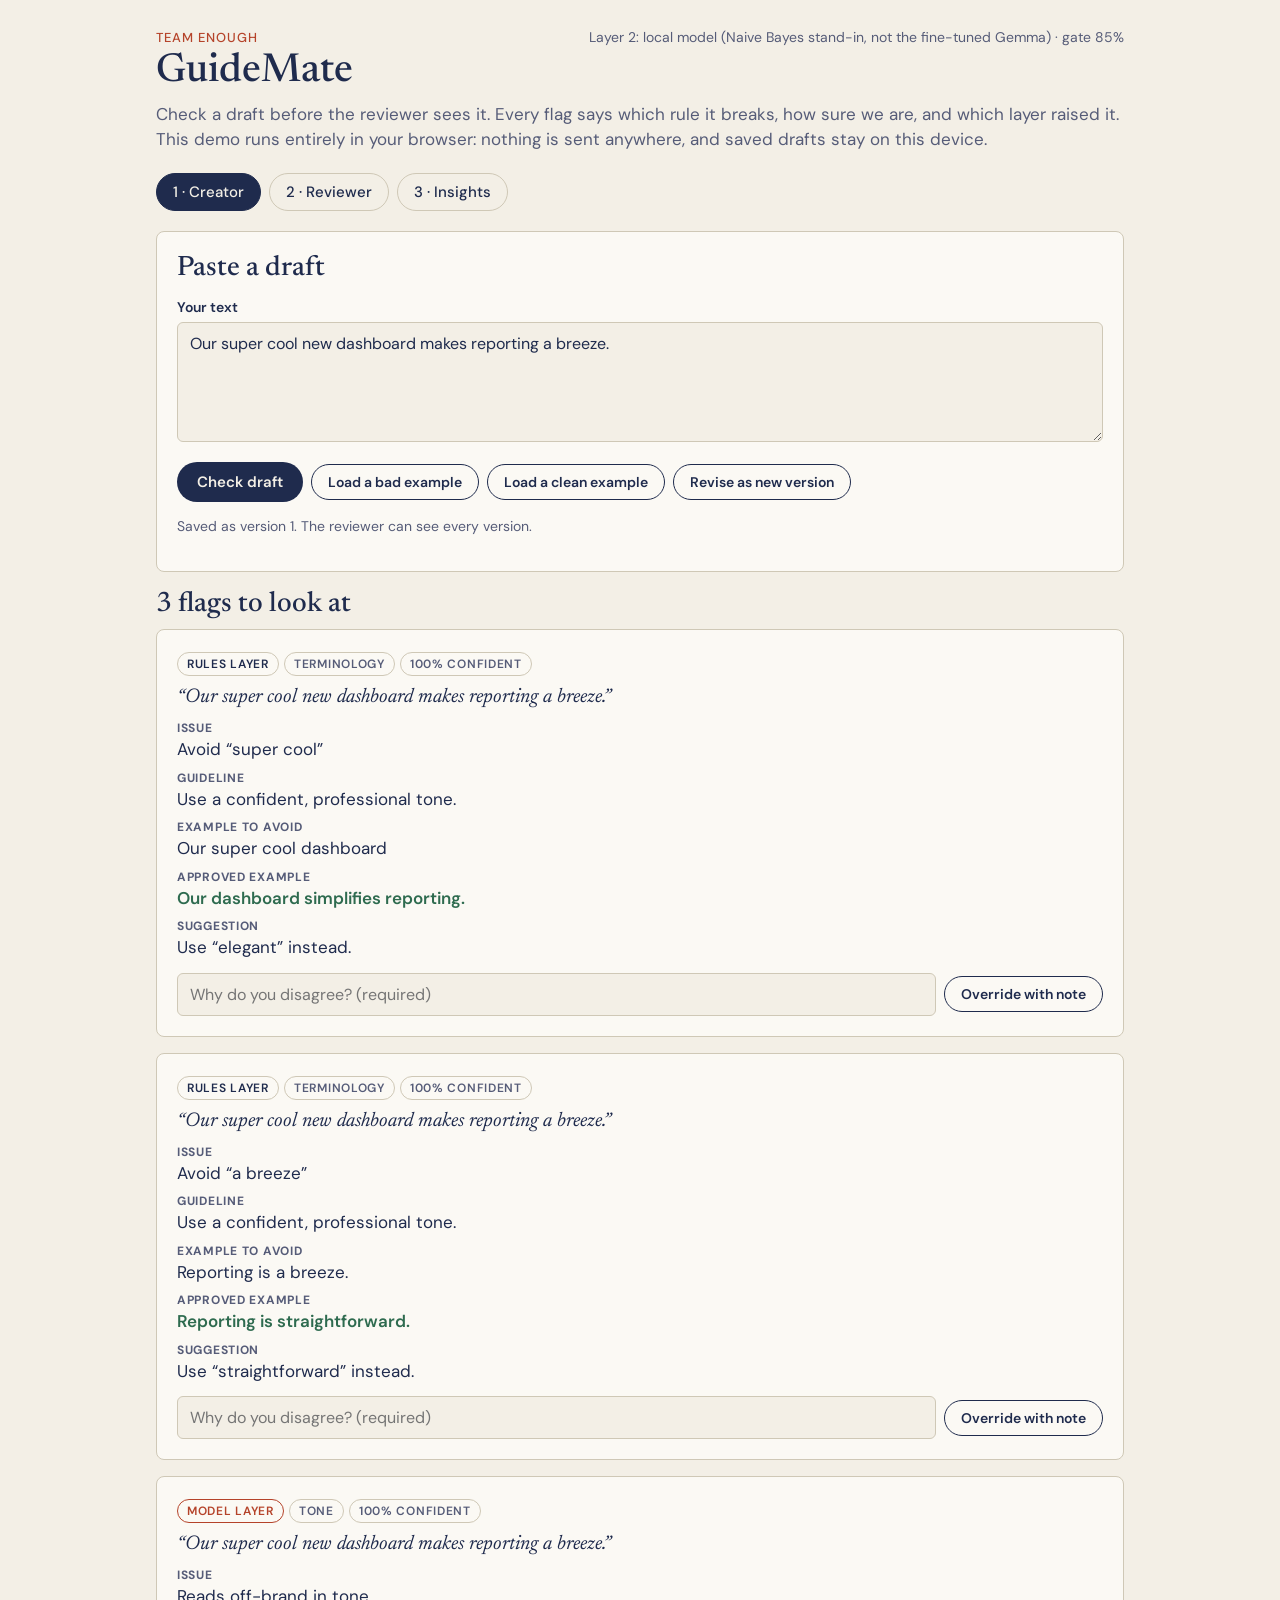
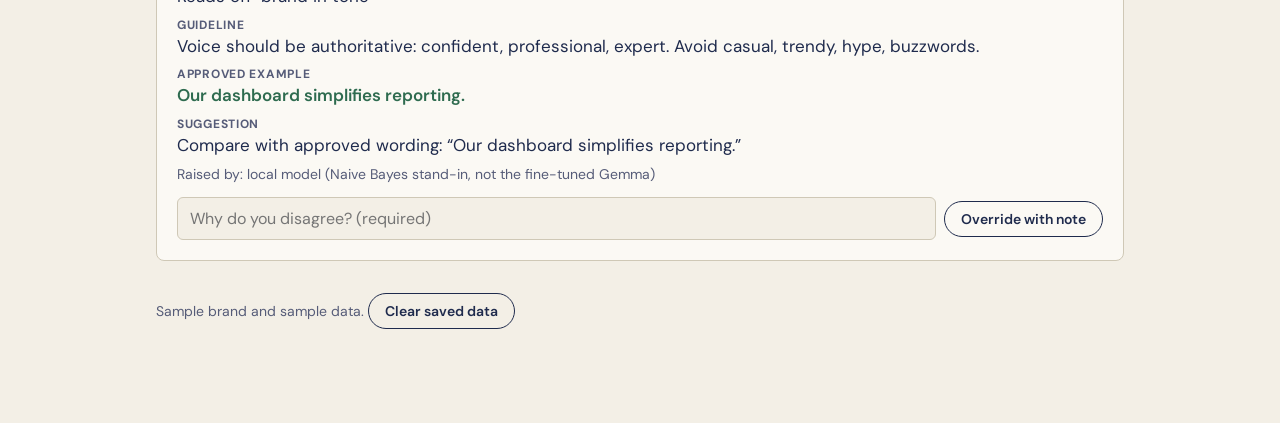
<file: GuideMate.html>
<!doctype html><html><head><meta charset=utf8><meta name=viewport content="width=device-width,initial-scale=1,viewport-fit=cover"><style>:root{color-scheme:light;box-sizing:border-box;padding-top:env(safe-area-inset-top,0px);padding-bottom:env(safe-area-inset-bottom,0px)}html{scroll-padding-top:env(safe-area-inset-top,0px)}body{margin:0;padding:0;font:14px -apple-system,BlinkMacSystemFont,sans-serif;background:#fff;color:#000}img{max-width:100%}[hidden]:not([hidden=until-found i]){display:none!important}</style></head><body>
<title>GuideMate</title>
<meta name="claude:viewport-fit-sides" content="cover">
<link rel="stylesheet" href="https://fonts.googleapis.com/css2?family=DM+Sans:wght@400;500;600&family=Newsreader:ital,wght@0,400..600;1,400..600&display=swap">
<style>
  :root { --paper:#F3EFE6; --card:#FBF9F4; --ink:#1F2B4D; --muted:#565C78; --line:#CFC8B6; --accent:#B5432A; --ok:#2E6B4F; }
  @media (prefers-color-scheme: dark) { :root:not([data-theme="light"]) { --paper:#141A2E; --card:#1B2340; --ink:#F3EFE6; --muted:#B4BAD2; --line:#34406A; --accent:#E8866C; --ok:#7CC4A0; color-scheme: dark; } }
  :root[data-theme="dark"] { --paper:#141A2E; --card:#1B2340; --ink:#F3EFE6; --muted:#B4BAD2; --line:#34406A; --accent:#E8866C; --ok:#7CC4A0; color-scheme: dark; }
  * { box-sizing: border-box; }
  body { margin:0; background:var(--paper); color:var(--ink); font:17px/1.5 'DM Sans', Arial, sans-serif; }
  .wrap { max-width:1000px; margin:0 auto; padding-block:24px 80px; padding-left:max(16px, env(safe-area-inset-left, 0px)); padding-right:max(16px, env(safe-area-inset-right, 0px)); }
  header { display:flex; justify-content:space-between; align-items:baseline; gap:12px; flex-wrap:wrap; margin-bottom:8px; }
  h1 { font:500 40px/1.1 'Newsreader', Georgia, serif; margin:0; }
  h2 { font:500 28px/1.2 'Newsreader', Georgia, serif; margin:0 0 8px; }
  .tag { font:500 13px/1 'DM Sans'; letter-spacing:.08em; text-transform:uppercase; color:var(--accent); }
  .sub { color:var(--muted); margin:4px 0 20px; }
  nav { display:flex; gap:8px; margin-bottom:20px; flex-wrap:wrap; }
  nav button { background:none; border:1px solid var(--line); color:var(--ink); padding:8px 16px; border-radius:40px; font:500 15px 'DM Sans'; cursor:pointer; }
  nav button[aria-selected="true"] { background:var(--ink); color:var(--paper); border-color:var(--ink); }
  .card { background:var(--card); border:1px solid var(--line); border-radius:8px; padding:20px; margin-bottom:16px; }
  textarea, input, select { width:100%; background:var(--paper); color:var(--ink); border:1px solid var(--line); border-radius:6px; padding:10px 12px; font:16px 'DM Sans'; }
  textarea { min-height:120px; resize:vertical; }
  label { display:block; font-weight:600; font-size:14px; margin:12px 0 4px; }
  .row { display:flex; gap:8px; flex-wrap:wrap; align-items:center; margin-top:12px; }
  button.primary { background:var(--ink); color:var(--paper); border:0; padding:10px 20px; border-radius:40px; font:600 15px 'DM Sans'; cursor:pointer; }
  button.ghost { background:none; color:var(--ink); border:1.5px solid var(--ink); padding:8px 16px; border-radius:40px; font:600 14px 'DM Sans'; cursor:pointer; }
  button:disabled { opacity:.5; cursor:default; }
  button:focus-visible, a:focus-visible, textarea:focus-visible, input:focus-visible, select:focus-visible { outline:3px solid var(--accent); outline-offset:2px; }
  .pill { display:inline-block; font:600 12px/1 'DM Sans'; letter-spacing:.06em; text-transform:uppercase; padding:5px 9px; border-radius:20px; border:1px solid var(--line); color:var(--muted); }
  .pill.rules { color:var(--ink); } .pill.model { color:var(--accent); border-color:var(--accent); }
  .sent { font:italic 400 20px/1.35 'Newsreader', Georgia, serif; margin:8px 0; }
  .meta { color:var(--muted); font-size:14px; }
  .kv { margin:6px 0; } .kv b { display:block; font-size:12px; letter-spacing:.06em; text-transform:uppercase; color:var(--muted); }
  .good { color:var(--ok); font-weight:600; }
  .notice { border-left:4px solid var(--accent); padding:8px 12px; background:var(--card); margin:12px 0; font-size:15px; }
  .stat { font:400 44px/1 'Newsreader', Georgia, serif; color:var(--accent); }
  .card, .grid > div { min-width:0; } .grid { display:grid; grid-template-columns:repeat(auto-fit,minmax(200px,1fr)); gap:16px; }
  table { display:block; max-width:100%; overflow-x:auto; width:100%; border-collapse:collapse; font-size:15px; } th,td { text-align:left; padding:8px 10px; border-bottom:1px solid var(--line); }
  th { color:var(--muted); font-size:13px; text-transform:uppercase; letter-spacing:.05em; }
  .hidden { display:none; }
</style>

<div class="wrap">
  <header>
    <div><span class="tag">Team Enough</span><h1>GuideMate</h1></div>
    <span class="meta" id="health">connecting…</span>
  </header>
  <p class="sub">Check a draft before the reviewer sees it. Every flag says which rule it breaks, how sure we are, and which layer raised it. This demo runs entirely in your browser: nothing is sent anywhere, and saved drafts stay on this device.</p>

  <nav role="tablist" aria-label="Views">
    <button role="tab" aria-selected="true" data-tab="creator">1 · Creator</button>
    <button role="tab" aria-selected="false" data-tab="reviewer">2 · Reviewer</button>
    <button role="tab" aria-selected="false" data-tab="insights">3 · Insights</button>
  </nav>

  <section id="creator">
    <div class="card">
      <h2>Paste a draft</h2>
      <label for="draft">Your text</label>
      <textarea id="draft" placeholder="Try: Our super cool new dashboard makes reporting a breeze."></textarea>
      <div class="row">
        <button class="primary" id="checkBtn">Check draft</button>
        <button class="ghost" id="sampleBad">Load a bad example</button>
        <button class="ghost" id="sampleGood">Load a clean example</button>
        <button class="ghost hidden" id="newVersion">Revise as new version</button>
      </div>
      <p class="meta" id="threadInfo"></p>
    </div>
    <div id="results"></div>
  </section>

  <section id="reviewer" class="hidden">
    <div class="card">
      <h2>Drafts waiting for review</h2>
      <div id="draftList" class="meta">Loading…</div>
    </div>
    <div id="reviewPanel"></div>
  </section>

  <section id="insights" class="hidden">
    <div class="card">
      <h2>What reviewers are telling the system</h2>
      <div id="stats" class="meta">Loading…</div>
    </div>
    <div class="card">
      <h2>Measured accuracy</h2>
      <p class="meta">Runs the checker on 40 held-out sample drafts, once with the starting data and once with your saved reviewer feedback added. The sample drafts are synthetic.</p>
      <div class="row"><button class="primary" id="evalBtn">Run measurement</button></div>
      <div id="evalOut"></div>
    </div>
  </section>
  <p class="meta" style="margin-top:32px">Sample brand and sample data. <button class="ghost" id="resetBtn">Clear saved data</button></p>
</div>

<script>
const __defs = {}, __cache = {};
function __req(n) { const k = n.replace(/^\.\//, ''); if (!__cache[k]) { const m = { exports: {} }; __defs[k](m, m.exports, __req); __cache[k] = m.exports; } return __cache[k]; }
__defs['text'] = function (module, exports, require) {
// Small text helpers shared by the rules engine, the model and the checker.

function splitSentences(text) {
  return String(text)
    .split(/(?<=[.!?])\s+|\n+/)
    .map((s) => s.trim())
    .filter(Boolean);
}

function tokenize(text) {
  const words = String(text).toLowerCase().match(/[a-z0-9']+/g) || [];
  const grams = [...words];
  for (let i = 0; i < words.length - 1; i++) grams.push(words[i] + '_' + words[i + 1]);
  return grams;
}

module.exports = { splitSentences, tokenize };

};
__defs['naive-bayes'] = function (module, exports, require) {
// A small multinomial Naive Bayes classifier. It is the local stand-in for the tuned model (Layer 2).
// Classes: 'good', 'bad:tone', 'bad:fact', 'bad:accessibility'. Trains in milliseconds.
const { tokenize } = require('./text');

class NaiveBayes {
  constructor() {
    this.classCount = {};
    this.tokenCount = {};
    this.classTokens = {};
    this.vocab = new Set();
    this.total = 0;
    this.goodExamples = [];
  }

  train(rows) {
    for (const { text, label } of rows) {
      const toks = tokenize(text);
      if (!toks.length) continue;
      this.total++;
      this.classCount[label] = (this.classCount[label] || 0) + 1;
      this.tokenCount[label] = this.tokenCount[label] || {};
      this.classTokens[label] = this.classTokens[label] || 0;
      for (const t of toks) {
        this.vocab.add(t);
        this.tokenCount[label][t] = (this.tokenCount[label][t] || 0) + 1;
        this.classTokens[label]++;
      }
      if (label === 'good') this.goodExamples.push({ text, set: new Set(toks) });
    }
    return this;
  }

  // Returns { pBad, type, scores } where pBad is the probability the sentence is off-brand.
  predict(text) {
    const toks = tokenize(text);
    const labels = Object.keys(this.classCount);
    if (!labels.includes('good') || labels.length < 2 || !toks.length) return { pBad: 0, type: 'tone' };
    const V = this.vocab.size + 1;
    const logs = {};
    for (const l of labels) {
      let lp = Math.log(this.classCount[l] / this.total);
      for (const t of toks) {
        lp += Math.log(((this.tokenCount[l][t] || 0) + 1) / (this.classTokens[l] + V));
      }
      logs[l] = lp;
    }
    const max = Math.max(...Object.values(logs));
    let sum = 0;
    const probs = {};
    for (const l of labels) { probs[l] = Math.exp(logs[l] - max); sum += probs[l]; }
    let pBad = 0, bestBad = null, bestVal = -1;
    for (const l of labels) {
      probs[l] /= sum;
      if (l !== 'good') {
        pBad += probs[l];
        if (probs[l] > bestVal) { bestVal = probs[l]; bestBad = l; }
      }
    }
    return { pBad, type: bestBad ? bestBad.split(':')[1] : 'tone' };
  }

  // The closest approved sentence, so a flag can point at real precedent.
  nearestGood(text) {
    const q = new Set(tokenize(text));
    let best = null, bestScore = 0;
    for (const ex of this.goodExamples) {
      let inter = 0;
      for (const t of q) if (ex.set.has(t)) inter++;
      const score = inter / (q.size + ex.set.size - inter || 1);
      if (score > bestScore) { bestScore = score; best = ex.text; }
    }
    return best || (this.goodExamples[0] && this.goodExamples[0].text) || null;
  }
}

module.exports = NaiveBayes;

};
__defs['rules-engine'] = function (module, exports, require) {
// Layer 1: deterministic rules. Fast, explainable, works with no AI at all.
const { splitSentences } = require('./text');

const esc = (s) => s.replace(/[.*+?^${}()|[\]\\]/g, '\\$&');
const hasTerm = (text, term) => new RegExp('(^|[^a-z0-9])' + esc(term.toLowerCase()) + '($|[^a-z0-9])').test(text.toLowerCase());

class RulesEngine {
  constructor(guidelines) {
    this.g = guidelines;
  }

  checkSentence(sentence) {
    const flags = [];
    const g = this.g;

    for (const rule of g.glossary || []) {
      if (hasTerm(sentence, rule.banned_term)) {
        flags.push({
          sentence, type: 'terminology', issue: `Avoid “${rule.banned_term}”`,
          guideline: rule.guideline, suggestion: `Use “${rule.replacement}” instead.`,
          confidence: 100, source: 'rules', approved_example: rule.examples,
        });
      }
    }

    const claimWord = (g.unsupported_claim_words || []).find((w) => hasTerm(sentence, w));
    if (claimWord) {
      const approved = (g.approved_facts || []).some((f) => sentence.toLowerCase().includes(f.claim.toLowerCase()));
      if (!approved) {
        flags.push({
          sentence, type: 'fact', issue: `Unsupported claim: “${claimWord}”`,
          guideline: 'Claims must match approved materials.',
          suggestion: 'Use an approved claim, or remove the absolute wording.',
          confidence: 90, source: 'rules',
          approved_example: { good: (g.approved_facts || []).map((f) => f.claim).slice(0, 2).join(' / ') },
        });
      }
    }

    const acronyms = new Set((g.accessibility_rules?.allowed_acronyms || []).map((a) => a.toUpperCase()));
    const shouting = (sentence.match(/\b[A-Z]{4,}\b/g) || []).filter((w) => !acronyms.has(w));
    if (shouting.length) {
      flags.push({
        sentence, type: 'accessibility', issue: `ALL CAPS: ${shouting.join(', ')}`,
        guideline: 'Use sentence case. ALL CAPS is harder to read and is read aloud letter by letter by some screen readers.',
        suggestion: 'Rewrite in sentence case.', confidence: 90, source: 'rules', approved_example: null,
      });
    }
    return flags;
  }

  run(text) {
    const flags = [];
    const min = this.g.accessibility_rules?.min_characters ?? 20;
    if (String(text).trim().length < min) {
      flags.push({
        sentence: String(text).trim(), type: 'accessibility', issue: `Draft is shorter than ${min} characters`,
        guideline: 'Give enough context to be understood on its own.', suggestion: 'Expand the text.',
        confidence: 100, source: 'rules', approved_example: null,
      });
    }
    for (const s of splitSentences(text)) flags.push(...this.checkSentence(s));
    return flags;
  }
}

module.exports = RulesEngine;

};
__defs['checker'] = function (module, exports, require) {
// The core check: rules first, then the model, then the confidence gate.
const RulesEngine = require('./rules-engine');
const { splitSentences } = require('./text');

const GATE = 85; // a flag is shown only at or above this confidence (percent)
const HOLD_FROM = 50; // between this and GATE: kept for the reviewer as a manual check, not shown to the creator

async function checkText(text, { guidelines, provider }) {
  const rules = new RulesEngine(guidelines);
  const flags = rules.run(text).map((f) => ({ ...f, model_name: null }));

  const sentences = splitSentences(text);
  const preds = await provider.classify(sentences);
  const tone = guidelines.tone_guidelines || {};
  const toneRule = `Voice should be ${(tone.primary || 'professional')}: ${(tone.secondary || []).join(', ')}. Avoid ${(tone.avoid || []).join(', ')}.`;

  sentences.forEach((sentence, i) => {
    const p = preds[i];
    if (!p) return;
    const confidence = Math.round(p.pBad * 100);
    if (confidence < HOLD_FROM) return;
    flags.push({
      sentence,
      type: p.type || 'tone',
      issue: p.type === 'fact' ? 'Claim may be unsupported' : p.type === 'accessibility' ? 'May be hard to read' : 'Reads off-brand in tone',
      guideline: toneRule,
      suggestion: p.example ? `Compare with approved wording: “${p.example}”` : 'Rewrite in the brand voice.',
      confidence,
      source: 'model',
      model_name: provider.name,
      approved_example: p.example ? { good: p.example } : null,
    });
  });

  return flags.map((f) => ({ ...f, shown: f.confidence >= GATE ? 1 : 0 }));
}

module.exports = { checkText, GATE, HOLD_FROM };

};
window.__GUIDEMATE_DATA = { loadAll: () => ({
  guidelines: {"_note":"SAMPLE brand guidelines for a fictional fintech brand. Priya: replace with your own.","brand_name":"Northwind (sample brand)","brand_voice":"authoritative, professional, expert","tone_guidelines":{"primary":"authoritative","secondary":["confident","professional","expert"],"avoid":["casual","trendy","hype","buzzwords"]},"glossary":[{"banned_term":"super cool","replacement":"elegant","guideline":"Use a confident, professional tone.","examples":{"bad":"Our super cool dashboard","good":"Our dashboard simplifies reporting."}},{"banned_term":"excited","replacement":"pleased","guideline":"Keep a confident tone; avoid over-enthusiastic wording.","examples":{"bad":"We're excited to announce our new feature.","good":"We're pleased to announce our new feature."}},{"banned_term":"disrupting","replacement":"transforming","guideline":"Avoid hype language.","examples":{"bad":"We're disrupting the market.","good":"We're transforming how teams report."}},{"banned_term":"game-changer","replacement":"significant improvement","guideline":"Avoid hype language.","examples":{"bad":"This is a game-changer.","good":"This is a significant improvement."}},{"banned_term":"awesome","replacement":"strong","guideline":"Use a confident, professional tone.","examples":{"bad":"Our awesome new app","good":"Our new app is built for reliability."}},{"banned_term":"a breeze","replacement":"straightforward","guideline":"Use a confident, professional tone.","examples":{"bad":"Reporting is a breeze.","good":"Reporting is straightforward."}},{"banned_term":"rock star","replacement":"expert","guideline":"Avoid slang.","examples":{"bad":"Our rock star team","good":"Our expert team"}},{"banned_term":"no-brainer","replacement":"clear choice","guideline":"Avoid slang.","examples":{"bad":"It's a no-brainer.","good":"It's a clear choice."}}],"unsupported_claim_words":["unlimited","unmatched","unbeatable","best-in-class","guaranteed","revolutionary","#1","100% secure","risk-free","world-class"],"approved_facts":[{"claim":"Dashboard simplifies reporting","source":"Product documentation v2.1"},{"claim":"One-click deployment","source":"Feature spec doc"},{"claim":"Enterprise-grade security","source":"Security whitepaper 2026"}],"accessibility_rules":{"min_characters":20,"allowed_acronyms":["API","URL","SaaS","KYC","AML","SSO","UI","UX","CEO","FAQ","SDK","PDF"]}},
  trainingCsv: "text,label,category\n\"Our dashboard simplifies reporting.\",good,tone\n\"We are pleased to announce our new feature.\",good,tone\n\"The platform delivers enterprise-grade security.\",good,tone\n\"Reports are generated in seconds and exported with one click.\",good,tone\n\"Our team brings deep expertise in payments and compliance.\",good,tone\n\"This release improves reliability and reduces processing time.\",good,tone\n\"Customers can reconcile accounts across currencies in one view.\",good,tone\n\"We designed the workflow to reduce manual review.\",good,tone\n\"The platform supports single sign-on for every team.\",good,tone\n\"Our approach combines proven controls with clear audit trails.\",good,tone\n\"Please see the guide for more information.\",good,tone\n\"Each report is available in the activity log.\",good,tone\n\"We provide dedicated support for enterprise customers.\",good,tone\n\"The update gives administrators finer control over permissions.\",good,tone\n\"Our analytics highlight spending patterns across departments.\",good,tone\n\"Setup takes under an hour with guided configuration.\",good,tone\n\"Teams track approvals from a single dashboard.\",good,tone\n\"The service meets the requirements of regulated industries.\",good,tone\n\"We continue to invest in security and performance.\",good,tone\n\"Documentation is available for every integration.\",good,tone\n\"Our platform is built for reliability at scale.\",good,tone\n\"Clear reporting helps finance teams close the books faster.\",good,tone\n\"We support deployment in a single step.\",good,tone\n\"Our experts review every integration before launch.\",good,tone\n\"Access is logged so every action can be audited.\",good,tone\n\"The new release streamlines onboarding for large teams.\",good,tone\n\"We value transparency and publish our uptime history.\",good,tone\n\"Customers receive a named contact for escalations.\",good,tone\n\"Payments are settled and reported the next business day.\",good,tone\n\"The interface keeps the most common actions within reach.\",good,tone\n\"Our new dashboard makes reporting a breeze.\",bad,tone\n\"Our super cool new dashboard is awesome.\",bad,tone\n\"We are so excited to share this with you!\",bad,tone\n\"This is a total game-changer for your team.\",bad,tone\n\"We are disrupting the whole industry, no cap.\",bad,tone\n\"Our rock star engineers crushed it again.\",bad,tone\n\"Honestly it's a no-brainer, you'll love it.\",bad,tone\n\"Get ready for something absolutely epic!\",bad,tone\n\"Our killer new feature blows the competition away.\",bad,tone\n\"Wow, reporting has never been this fun and easy peasy.\",bad,tone\n\"Hey guys, check out our slick new app!\",bad,tone\n\"We are stoked to drop the latest update.\",bad,tone\n\"Say goodbye to boring spreadsheets forever!\",bad,tone\n\"This update is lit and you're gonna love it.\",bad,tone\n\"Our awesome team is crushing it every single day.\",bad,tone\n\"It's basically magic, trust us.\",bad,tone\n\"We went all out and built something wicked cool.\",bad,tone\n\"Dashboards are super easy, like, really easy.\",bad,tone\n\"Your finances just got a whole lot sexier.\",bad,tone\n\"We are buzzing about this brand new release!\",bad,tone\n\"Forget everything you know, this changes the game.\",bad,tone\n\"You'll be blown away by how awesome this is.\",bad,tone\n\"Our crazy good tool does it all, seriously.\",bad,tone\n\"Hustle harder with our supercharged dashboard.\",bad,tone\n\"Reporting is cool again, folks.\",bad,tone\n\"We are thrilled to bits, it's gonna be huge!\",bad,tone\n\"Our platform is the bee's knees for finance teams.\",bad,tone\n\"Nothing beats us, we're simply the coolest.\",bad,tone\n\"Unlimited, unmatched performance.\",bad,fact\n\"We are the best in the world, guaranteed.\",bad,fact\n\"Our product is 100% secure and risk-free.\",bad,fact\n\"Customers save millions with zero effort.\",bad,fact\n\"The only platform that never fails.\",bad,fact\n\"We are number one in every market.\",bad,fact\n\"Revolutionary technology that nobody else has.\",bad,fact\n\"Unbeatable accuracy, always.\",bad,fact\n\"Guaranteed results for every customer.\",bad,fact\n\"Zero downtime, forever, no exceptions.\",bad,fact\n\"Our service is completely unhackable.\",bad,fact\n\"Every customer sees instant ROI.\",bad,fact\n\"RTFM for deets.\",bad,accessibility\n\"CLICK HERE NOW!!!\",bad,accessibility\n\"THIS IS URGENT READ THIS NOW.\",bad,accessibility\n\"pls fix asap thx\",bad,accessibility\n\"idk just try it lol\",bad,accessibility\n\"See attached. Whatever.\",bad,accessibility\n",
  tests: [{"id":"t01","content":"Our super cool new dashboard makes reporting a breeze.","expect_flag":true},{"id":"t02","content":"Our dashboard simplifies reporting.","expect_flag":false},{"id":"t03","content":"Unlimited, unmatched performance.","expect_flag":true},{"id":"t04","content":"We're excited to announce our new feature.","expect_flag":true},{"id":"t05","content":"We are pleased to announce a new reporting feature.","expect_flag":false},{"id":"t06","content":"We're disrupting the market.","expect_flag":true},{"id":"t07","content":"We are transforming how finance teams reconcile accounts.","expect_flag":false},{"id":"t08","content":"Approvals move through a clear, auditable workflow.","expect_flag":false},{"id":"t09","content":"This is a total no-brainer for any CFO.","expect_flag":true},{"id":"t10","content":"Administrators can set permissions for each team.","expect_flag":false},{"id":"t11","content":"Our rockstar support crew is always ready to rock!","expect_flag":true},{"id":"t12","content":"Support is available around the clock for enterprise plans.","expect_flag":false},{"id":"t13","content":"Guaranteed 100% secure, no risk at all.","expect_flag":true},{"id":"t14","content":"The platform delivers enterprise-grade security.","expect_flag":false},{"id":"t15","content":"PLEASE READ THIS IMMEDIATELY BEFORE ANYTHING ELSE.","expect_flag":true},{"id":"t16","content":"Please review the attached policy before the audit.","expect_flag":false},{"id":"t17","content":"Yo, our slick new app is gonna blow your mind!","expect_flag":true},{"id":"t18","content":"The new app brings invoices and approvals into one view.","expect_flag":false},{"id":"t19","content":"Best-in-class results for every single customer.","expect_flag":true},{"id":"t20","content":"Reconciliation is completed in minutes, not days.","expect_flag":false},{"id":"t21","content":"Wow, this update is awesome and totally epic.","expect_flag":true},{"id":"t22","content":"This update adds audit exports for compliance teams.","expect_flag":false},{"id":"t23","content":"We are crushing it with our wicked fast engine!","expect_flag":true},{"id":"t24","content":"The engine processes batches with consistent latency.","expect_flag":false},{"id":"t25","content":"Revolutionary, world-class, number one.","expect_flag":true},{"id":"t26","content":"Security reviews are completed before each release.","expect_flag":false},{"id":"t27","content":"Reporting is so easy peasy, honestly.","expect_flag":true},{"id":"t28","content":"Reports can be scheduled and delivered by email.","expect_flag":false},{"id":"t29","content":"Say hello to your new favourite game-changer.","expect_flag":true},{"id":"t30","content":"Customers choose configurable controls to match their policies.","expect_flag":false},{"id":"t31","content":"Get stoked, this release is lit.","expect_flag":true},{"id":"t32","content":"This release improves search and filtering across reports.","expect_flag":false},{"id":"t33","content":"Our service never fails and is always free of errors.","expect_flag":true},{"id":"t34","content":"Our service is monitored and its status is public.","expect_flag":false},{"id":"t35","content":"Honestly we nailed it, folks, you're gonna love this.","expect_flag":true},{"id":"t36","content":"Every change is recorded with the author and the time.","expect_flag":false},{"id":"t37","content":"Our team of experts builds software for regulated finance.","expect_flag":false},{"id":"t38","content":"Hustle harder with this supercharged tool, no excuses.","expect_flag":true},{"id":"t39","content":"Training materials are provided for new administrators.","expect_flag":false},{"id":"t40","content":"Single sign-on is supported for all plans.","expect_flag":false}]
}) };
</script>
<script>// Browser version of the backend. Same logic as backend/app.js, but the "server" is this file and the
// "database" is localStorage. It reuses the real rules engine, Naive Bayes model and checker (bundled in).
(function () {
  const NaiveBayes = __req('naive-bayes');
  const { checkText, GATE } = __req('checker');
  const { loadAll } = window.__GUIDEMATE_DATA;
  const DATA = loadAll();
  const KEY = 'guidemate-store-v1';
  const REASONS = ['tone', 'facts', 'accessibility', 'brand-fit', 'unclear'];
  const REASON_TO_CLASS = { tone: 'bad:tone', facts: 'bad:fact', accessibility: 'bad:accessibility', 'brand-fit': 'bad:tone', unclear: 'bad:tone' };
  const uid = () => (window.crypto && crypto.randomUUID ? crypto.randomUUID() : 'id-' + Math.random().toString(36).slice(2) + Date.now().toString(36));
  const now = () => new Date().toISOString();

  let mem = null;
  const empty = () => ({ drafts: [], flags: [], overrides: [], reviews: [], feedback: [] });
  const db = () => {
    if (mem) return mem;
    try { const s = localStorage.getItem(KEY); mem = s ? JSON.parse(s) : empty(); } catch (e) { mem = empty(); }
    return mem;
  };
  const save = () => { try { localStorage.setItem(KEY, JSON.stringify(mem)); } catch (e) { /* private window: keep in memory */ } };
  const fail = (m) => { throw new Error(m); };

  function parseCsv(text) {
    const out = [];
    for (const line of text.split(/\r?\n/).filter(Boolean).slice(1)) {
      const m = line.match(/^"((?:[^"]|"")*)",(\w+),(\w+)\s*$/);
      if (!m) continue;
      out.push({ text: m[1].replace(/""/g, '"'), label: m[2] === 'good' ? 'good' : 'bad:' + m[3] });
    }
    return out;
  }
  const baseTraining = parseCsv(DATA.trainingCsv);
  const feedbackToTraining = (rows) => rows.map((f) => ({ text: f.sentence, label: f.label === 'good' ? 'good' : REASON_TO_CLASS[f.reason] || 'bad:tone' }));

  function makeProvider(rows) {
    const nb = new NaiveBayes().train(rows);
    return {
      name: 'local model (Naive Bayes stand-in, not the fine-tuned Gemma)',
      async classify(sentences) {
        return sentences.map((s) => { const p = nb.predict(s); return { pBad: p.pBad, type: p.type, example: nb.nearestGood(s) }; });
      },
    };
  }
  const rulesOnlyProvider = { name: 'none (rules only)', classify: async (s) => s.map(() => ({ pBad: 0, type: 'tone', example: null })) };
  const currentTraining = () => [...baseTraining, ...feedbackToTraining(db().feedback)];

  async function evalSet(provider, trainingRows, feedbackRows) {
    let tp = 0, fp = 0, fn = 0, tn = 0;
    for (const t of DATA.tests) {
      const flags = await checkText(t.content, { guidelines: DATA.guidelines, provider });
      const flagged = flags.some((f) => f.shown);
      if (flagged && t.expect_flag) tp++; else if (flagged) fp++; else if (t.expect_flag) fn++; else tn++;
    }
    const r = (a, b) => (b === 0 ? null : a / b);
    return { model_name: provider.name, training_rows: trainingRows, feedback_rows: feedbackRows, test_drafts: DATA.tests.length, tp, fp, fn, tn,
      precision: r(tp, tp + fp), recall: r(tp, tp + fn), false_alarm_rate: r(fp, fp + tn) };
  }

  const draftById = (id) => db().drafts.find((d) => d.id === id);

  const routes = {
    async health() { return { ok: true, gate: GATE, layer2: makeProvider([]).name, brand: DATA.guidelines.brand_name }; },

    async upload(b) {
      if (!b.content || !String(b.content).trim()) fail('content is required');
      const s = db(); const id = uid(); let thread = id, version = 1;
      if (b.thread_id) { const vs = s.drafts.filter((d) => d.thread_id === b.thread_id); if (vs.length) { thread = b.thread_id; version = Math.max(...vs.map((d) => d.version)) + 1; } }
      s.drafts.push({ id, thread_id: thread, version, content: String(b.content).trim(), creator_id: b.creator_id || 'creator', status: 'new', created_at: now() });
      save(); return { draft_id: id, thread_id: thread, version, status: 'new' };
    },

    async listDrafts() {
      const s = db();
      return [...s.drafts].sort((a, b) => (b.created_at + b.version).localeCompare(a.created_at + a.version))
        .map((d) => ({ ...d, shown_flags: s.flags.filter((f) => f.draft_id === d.id && f.shown === 1).length }));
    },

    async getDraft(id) {
      const s = db(); const draft = draftById(id); if (!draft) fail('draft not found');
      const flags = s.flags.filter((f) => f.draft_id === id).sort((a, b) => b.confidence - a.confidence);
      const fids = new Set(flags.map((f) => f.id));
      return { draft, flags, overrides: s.overrides.filter((o) => fids.has(o.flag_id)),
        versions: s.drafts.filter((d) => d.thread_id === draft.thread_id).sort((a, b) => a.version - b.version),
        reviews: s.reviews.filter((r) => r.draft_id === id) };
    },

    async check(b) {
      const s = db(); const draft = draftById(b.draft_id); if (!draft) fail('draft not found');
      const kept = new Set(s.overrides.map((o) => o.flag_id));
      s.flags = s.flags.filter((f) => f.draft_id !== draft.id || kept.has(f.id));
      const provider = makeProvider(currentTraining());
      const flags = await checkText(draft.content, { guidelines: DATA.guidelines, provider });
      for (const f of flags) s.flags.push({ id: uid(), draft_id: draft.id, ...f, created_at: now() });
      draft.status = 'flagged'; save();
      const stored = s.flags.filter((f) => f.draft_id === draft.id).sort((a, b) => b.confidence - a.confidence);
      return { draft_id: draft.id, layer2: provider.name, gate: GATE, shown: stored.filter((f) => f.shown), held_for_reviewer: stored.filter((f) => !f.shown), total_shown: stored.filter((f) => f.shown).length };
    },

    async override(b) {
      if (!b.reason || String(b.reason).trim().length < 5) fail('a reason of at least 5 characters is required');
      const s = db(); const flag = s.flags.find((f) => f.id === b.flag_id); if (!flag) fail('flag not found');
      const id = uid();
      s.overrides.push({ id, flag_id: flag.id, reason: String(b.reason).trim(), creator_id: b.creator_id || 'creator', created_at: now() });
      const left = s.flags.filter((f) => f.draft_id === flag.draft_id && f.shown === 1 && !s.overrides.some((o) => o.flag_id === f.id)).length;
      if (left === 0) draftById(flag.draft_id).status = 'overridden';
      save(); return { override_id: id, status: 'logged', flags_left: left };
    },

    async approve(b) {
      const s = db(); const draft = draftById(b.draft_id); if (!draft) fail('draft not found');
      const rid = uid();
      s.reviews.push({ id: rid, draft_id: draft.id, reviewer_id: b.reviewer_id || 'reviewer', decision: 'approved', reason: null, note: null, created_at: now() });
      draft.status = 'approved';
      const ov = s.flags.filter((f) => f.draft_id === draft.id && f.shown === 1 && s.overrides.some((o) => o.flag_id === f.id));
      for (const f of ov) s.feedback.push({ id: uid(), review_id: rid, draft_id: draft.id, flag_id: f.id, sentence: f.sentence, reason: null, label: 'good', created_at: now() });
      save(); return { status: 'approved', learned_from_overrides: ov.length };
    },

    async reject(b) {
      if (!REASONS.includes(b.reason)) fail('reason must be one of: ' + REASONS.join(', '));
      const s = db(); const draft = draftById(b.draft_id); if (!draft) fail('draft not found');
      const rid = uid();
      s.reviews.push({ id: rid, draft_id: draft.id, reviewer_id: b.reviewer_id || 'reviewer', decision: 'rejected', reason: b.reason, note: b.note || null, created_at: now() });
      draft.status = 'rejected';
      const confirmed = s.flags.filter((f) => f.draft_id === draft.id && f.shown === 1 && !s.overrides.some((o) => o.flag_id === f.id));
      let logged = 0;
      for (const f of confirmed) { s.feedback.push({ id: uid(), review_id: rid, draft_id: draft.id, flag_id: f.id, sentence: f.sentence, reason: b.reason, label: 'bad', created_at: now() }); logged++; }
      if (!logged) { s.feedback.push({ id: uid(), review_id: rid, draft_id: draft.id, flag_id: null, sentence: draft.content, reason: b.reason, label: 'bad', created_at: now() }); logged = 1; }
      save(); return { status: 'rejected', feedback_logged: logged, missed_by_system: confirmed.length === 0 };
    },

    async stats() {
      const s = db(); const bad = s.feedback.filter((f) => f.label === 'bad');
      const counts = {}; bad.forEach((f) => { counts[f.reason] = (counts[f.reason] || 0) + 1; });
      const by_reason = Object.entries(counts).map(([reason, n]) => ({ reason, n })).sort((a, b) => b.n - a.n);
      const insights = [];
      if (bad.length >= 5 && by_reason[0]) {
        const pct = Math.round((by_reason[0].n / bad.length) * 100);
        insights.push(`${pct}% of tagged rejections are “${by_reason[0].reason}”. ` + (pct >= 40 ? 'That guideline may be unclear, so consider rewriting it.' : 'No single reason dominates yet.'));
      }
      return { total_feedback: s.feedback.length, rejections: s.reviews.filter((r) => r.decision === 'rejected').length,
        approvals: s.reviews.filter((r) => r.decision === 'approved').length, overrides: s.overrides.length, by_reason, insights };
    },

    async evaluate() {
      const fb = feedbackToTraining(db().feedback);
      const before = await evalSet(makeProvider(baseTraining), baseTraining.length, 0);
      const after = await evalSet(makeProvider([...baseTraining, ...fb]), baseTraining.length, fb.length);
      return { note: 'Measured live in your browser on the 40 held-out drafts. These drafts are synthetic samples.', before_feedback: before, after_feedback: after };
    },
  };

  window.LocalApi = {
    async call(path, body) {
      let m;
      if (path === '/health') return routes.health();
      if (path === '/drafts/upload') return routes.upload(body || {});
      if (path === '/drafts') return routes.listDrafts();
      if ((m = path.match(/^\/drafts\/(.+)$/))) return routes.getDraft(m[1]);
      if (path === '/check') return routes.check(body || {});
      if (path === '/override') return routes.override(body || {});
      if (path === '/review/approve') return routes.approve(body || {});
      if (path === '/review/reject') return routes.reject(body || {});
      if (path === '/feedback/stats') return routes.stats();
      if (path === '/feedback/evaluate') return routes.evaluate();
      throw new Error('unknown route ' + path);
    },
    hasDrafts() { return db().drafts.length > 0; },
    reset() { mem = empty(); save(); },
  };
})();
</script>
<script>
const $ = (id) => document.getElementById(id);
const esc = (s) => String(s ?? '').replace(/[&<>"']/g, (c) => ({ '&':'&amp;','<':'&lt;','>':'&gt;','"':'&quot;',"'":'&#39;' }[c]));
const api = (path, body) => window.LocalApi.call(path, body);
const pct = (x) => x === null || x === undefined ? 'n/a' : Math.round(x * 100) + '%';

let current = null; // { draft_id, thread_id }

// Tabs
document.querySelectorAll('nav button').forEach((b) => b.addEventListener('click', () => {
  document.querySelectorAll('nav button').forEach((x) => x.setAttribute('aria-selected', String(x === b)));
  ['creator','reviewer','insights'].forEach((t) => $(t).classList.toggle('hidden', t !== b.dataset.tab));
  if (b.dataset.tab === 'reviewer') loadDrafts();
  if (b.dataset.tab === 'insights') loadStats();
}));

api('/health').then((h) => { $('health').textContent = `Layer 2: ${h.layer2} · gate ${h.gate}%`; }).catch(() => { $('health').textContent = 'server not reachable'; });

$('sampleBad').onclick = () => { $('draft').value = 'Our super cool new dashboard makes reporting a breeze.'; };
$('sampleGood').onclick = () => { $('draft').value = 'Our dashboard simplifies reporting.'; };

function flagCard(f, opts = {}) {
  const ex = f.approved_example || {};
  return `<div class="card" data-flag="${esc(f.id)}">
    <span class="pill ${esc(f.source)}">${f.source === 'rules' ? 'Rules layer' : 'Model layer'}</span>
    <span class="pill">${esc(f.type)}</span>
    <span class="pill">${esc(f.confidence)}% confident</span>
    <p class="sent">“${esc(f.sentence)}”</p>
    <div class="kv"><b>Issue</b>${esc(f.issue)}</div>
    <div class="kv"><b>Guideline</b>${esc(f.guideline)}</div>
    ${ex.bad ? `<div class="kv"><b>Example to avoid</b>${esc(ex.bad)}</div>` : ''}
    ${ex.good ? `<div class="kv"><b>Approved example</b><span class="good">${esc(ex.good)}</span></div>` : ''}
    <div class="kv"><b>Suggestion</b>${esc(f.suggestion)}</div>
    ${f.model_name ? `<div class="meta">Raised by: ${esc(f.model_name)}</div>` : ''}
    ${opts.override ? `<div class="row"><input aria-label="Reason for overriding" placeholder="Why do you disagree? (required)" class="ovr" style="flex:1;min-width:200px">
      <button class="ghost ovrBtn">Override with note</button></div><div class="meta ovrMsg"></div>` : ''}
    ${opts.overrideNote ? `<div class="notice">Creator override: ${esc(opts.overrideNote)}</div>` : ''}
  </div>`;
}

$('checkBtn').onclick = async () => {
  const content = $('draft').value.trim();
  if (!content) { $('results').innerHTML = '<div class="notice">Paste some text first.</div>'; return; }
  $('checkBtn').disabled = true; $('results').innerHTML = '<p class="meta">Checking…</p>';
  try {
    const up = await api('/drafts/upload', { content, creator_id: 'priya', thread_id: current && current.revising ? current.thread_id : undefined });
    const res = await api('/check', { draft_id: up.draft_id });
    current = { draft_id: up.draft_id, thread_id: up.thread_id, version: up.version };
    $('threadInfo').textContent = `Saved as version ${up.version}. The reviewer can see every version.`;
    $('newVersion').classList.remove('hidden');
    let html = res.total_shown === 0
      ? '<div class="card"><h2 class="good">No flags</h2><p>This draft passed every check at or above the confidence gate.</p></div>'
      : `<h2>${res.total_shown} flag${res.total_shown === 1 ? '' : 's'} to look at</h2>`;
    html += res.shown.map((f) => flagCard(f, { override: true })).join('');
    if (res.held_for_reviewer.length) html += `<div class="notice">${res.held_for_reviewer.length} lower-confidence item(s) were not shown to you. They are kept for the reviewer as a manual check.</div>`;
    $('results').innerHTML = html;
    document.querySelectorAll('#results .card[data-flag]').forEach((card) => {
      const btn = card.querySelector('.ovrBtn'); if (!btn) return;
      btn.onclick = async () => {
        const reason = card.querySelector('.ovr').value;
        try { await api('/override', { flag_id: card.dataset.flag, reason, creator_id: 'priya' });
          card.querySelector('.ovrMsg').innerHTML = '<span class="good">Override logged.</span> The reviewer will see your note.'; btn.disabled = true;
        } catch (e) { card.querySelector('.ovrMsg').textContent = e.message; }
      };
    });
  } catch (e) { $('results').innerHTML = `<div class="notice">${esc(e.message)}</div>`; }
  $('checkBtn').disabled = false;
};
$('newVersion').onclick = () => { if (current) current.revising = true; $('draft').focus(); $('threadInfo').textContent = 'Edit the text and press Check: it will be saved as the next version.'; };

// Reviewer
async function loadDrafts() {
  const rows = await api('/drafts');
  $('draftList').innerHTML = rows.length ? `<table><tr><th>Draft</th><th>Version</th><th>Status</th><th>Flags</th><th></th></tr>${rows.map((d) =>
    `<tr><td>${esc(d.content.slice(0, 70))}${d.content.length > 70 ? '…' : ''}</td><td>v${d.version}</td><td>${esc(d.status)}</td><td>${d.shown_flags}</td><td><button class="ghost open" data-id="${esc(d.id)}">Open</button></td></tr>`).join('')}</table>` : 'No drafts yet. Add one in the Creator tab.';
  document.querySelectorAll('.open').forEach((b) => b.onclick = () => openDraft(b.dataset.id));
}

async function openDraft(id) {
  const d = await api('/drafts/' + id);
  const ovr = Object.fromEntries(d.overrides.map((o) => [o.flag_id, o.reason]));
  const shown = d.flags.filter((f) => f.shown), held = d.flags.filter((f) => !f.shown);
  $('reviewPanel').innerHTML = `<div class="card">
      <span class="pill">${esc(d.draft.status)}</span> <span class="pill">version ${d.draft.version} of ${d.versions.length}</span>
      <p class="sent">“${esc(d.draft.content)}”</p>
      <div class="meta">Versions: ${d.versions.map((v) => `v${v.version} (${esc(v.status)})`).join(' → ')}</div>
    </div>
    ${shown.map((f) => flagCard(f, { overrideNote: ovr[f.id] })).join('') || '<div class="card">No flags were shown to the creator.</div>'}
    ${held.length ? `<div class="card"><h2>Manual check</h2><p class="meta">Lower confidence, so not shown to the creator.</p>${held.map((f) => `<p>“${esc(f.sentence)}” (${esc(f.confidence)}% · ${esc(f.type)})</p>`).join('')}</div>` : ''}
    <div class="card"><h2>Decision</h2>
      <label for="reason">If rejecting, why? (required)</label>
      <select id="reason"><option value="">Choose a reason…</option><option>tone</option><option>facts</option><option>accessibility</option><option>brand-fit</option><option>unclear</option></select>
      <label for="note">Note (optional)</label><input id="note">
      <div class="row"><button class="primary" id="approve">Approve</button><button class="ghost" id="reject">Reject with reason</button></div>
      <div class="meta" id="decisionMsg"></div></div>`;
  $('approve').onclick = async () => { try { const r = await api('/review/approve', { draft_id: id, reviewer_id: 'reviewer' });
    $('decisionMsg').innerHTML = `<span class="good">Approved.</span> ${r.learned_from_overrides ? r.learned_from_overrides + ' creator override(s) saved as learning signals.' : ''}`; loadDrafts(); } catch (e) { $('decisionMsg').textContent = e.message; } };
  $('reject').onclick = async () => { try { const r = await api('/review/reject', { draft_id: id, reviewer_id: 'reviewer', reason: $('reason').value, note: $('note').value });
    $('decisionMsg').innerHTML = `<span class="good">Rejected.</span> ${r.feedback_logged} learning signal(s) saved${r.missed_by_system ? ' (the system had missed this draft)' : ''}.`; loadDrafts(); } catch (e) { $('decisionMsg').textContent = e.message; } };
}

// Insights
async function loadStats() {
  const s = await api('/feedback/stats');
  $('stats').innerHTML = `<div class="grid">
      <div><div class="stat">${s.total_feedback}</div>learning signals saved</div>
      <div><div class="stat">${s.rejections}</div>rejections</div>
      <div><div class="stat">${s.approvals}</div>approvals</div>
      <div><div class="stat">${s.overrides}</div>creator overrides</div></div>
    ${s.by_reason.length ? `<table style="margin-top:12px"><tr><th>Rejection reason</th><th>Count</th></tr>${s.by_reason.map((r) => `<tr><td>${esc(r.reason || 'missed issue')}</td><td>${r.n}</td></tr>`).join('')}</table>` : '<p>No tagged rejections yet.</p>'}
    ${s.insights.map((i) => `<div class="notice">${esc(i)}</div>`).join('')}`;
}
$('evalBtn').onclick = async () => {
  $('evalBtn').disabled = true; $('evalOut').innerHTML = '<p class="meta">Measuring…</p>';
  try {
    const r = await api('/feedback/evaluate', {});
    const row = (name, x) => `<tr><td>${name}</td><td>${x.training_rows}${x.feedback_rows ? ' + ' + x.feedback_rows + ' feedback' : ''}</td><td>${pct(x.precision)}</td><td>${pct(x.recall)}</td><td>${pct(x.false_alarm_rate)}</td></tr>`;
    $('evalOut').innerHTML = `<table style="margin-top:12px"><tr><th>Setup</th><th>Training rows</th><th>Precision</th><th>Recall</th><th>False alarms</th></tr>
      ${row('Before feedback', r.before_feedback)}${row('After feedback', r.after_feedback)}</table>
      <div class="notice">${esc(r.note)} With few feedback rows the change can be zero or small. That is real, not hidden.</div>`;
  } catch (e) { $('evalOut').innerHTML = `<div class="notice">${esc(e.message)}</div>`; }
  $('evalBtn').disabled = false;
};

$('resetBtn').onclick = () => { window.LocalApi.reset(); $('results').innerHTML = ''; $('reviewPanel').innerHTML = ''; $('threadInfo').textContent = 'Saved data cleared.'; current = null; loadDrafts(); loadStats(); };
if (!window.LocalApi.hasDrafts()) { $('sampleBad').click(); $('checkBtn').click(); }
</script>

</body></html>
</file>
